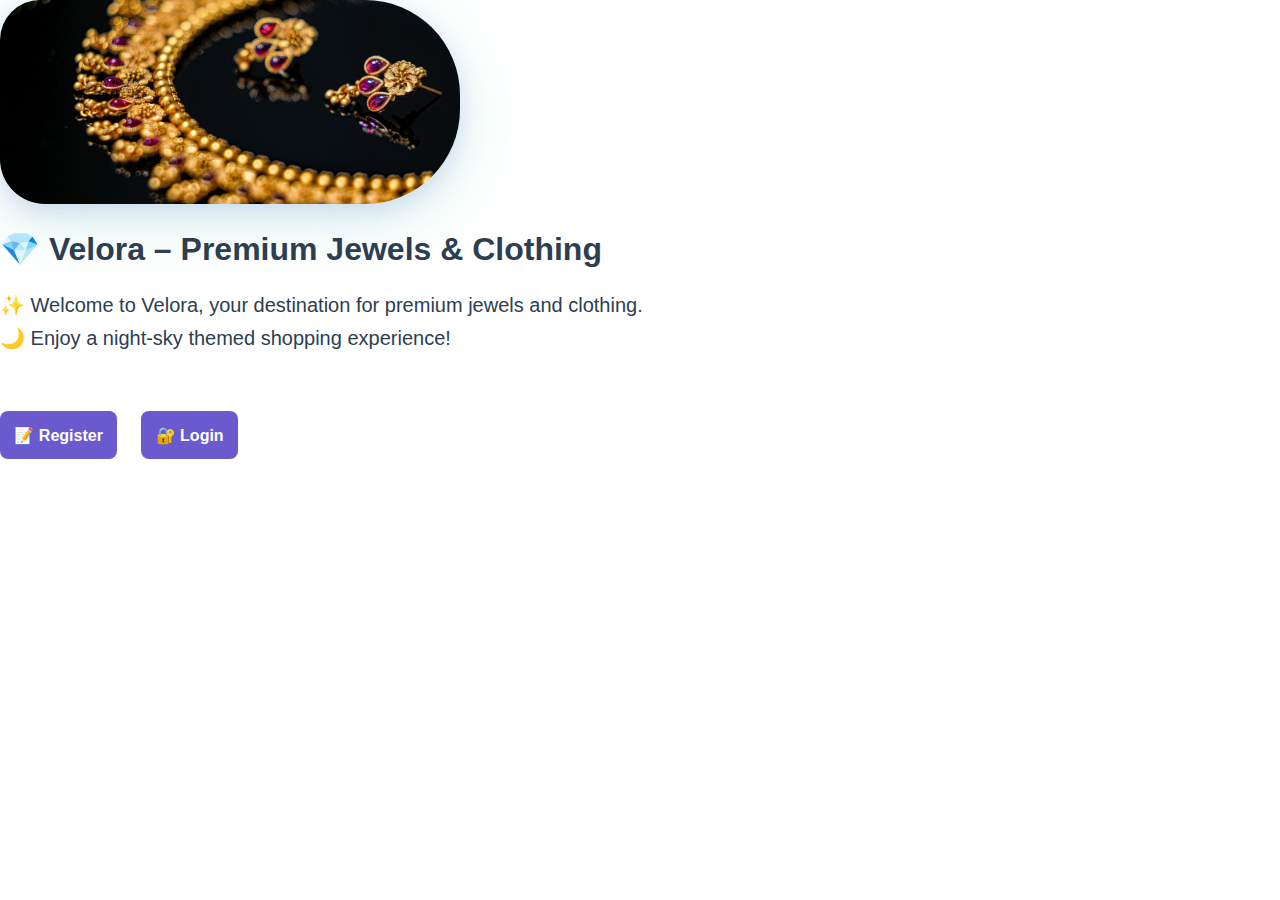
<file: frontend_2/index.html>
<!-- Home / Landing (Register + Login) -->

<!DOCTYPE html>
<html lang="en">
<head>
  <meta charset="UTF-8">
  <title>Velora – Premium Jewels & Clothing</title>
  <link rel="stylesheet" href="styles.css">
</head>
<body>
<main class="text-center">
  <img src="assets/banner.jpeg" alt="Banner" class="hero-image">
  <h1>💎 Velora – Premium Jewels & Clothing</h1>
  <p class="caption">
    ✨ Welcome to Velora, your destination for premium jewels and clothing.<br>
    🌙 Enjoy a night-sky themed shopping experience!
  </p>
  <div class="button-row">
    <a href="register.html"><button>📝 Register</button></a>
    <a href="login.html"><button>🔐 Login</button></a>
  </div>
</main>
</body>
</html>
</file>
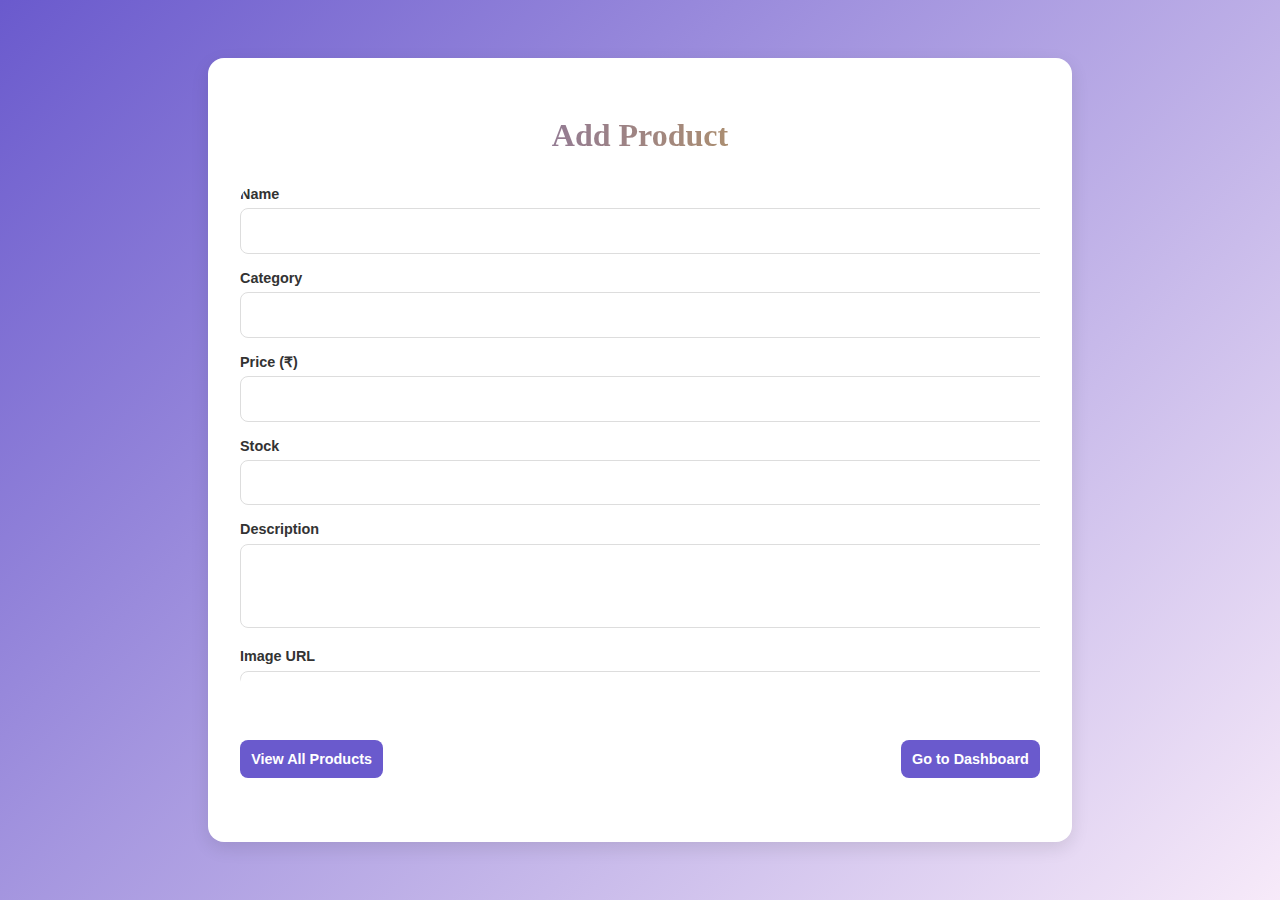
<file: frontend_2/add_product.html>
<!DOCTYPE html>
<html lang="en">
<head>
  <meta charset="UTF-8">
  <title>Velora | Add Product</title>
  <link rel="stylesheet" href="styles.css">
  <style>
  body {
    font-family: 'Segoe UI', Tahoma, Geneva, Verdana, sans-serif;
    background: linear-gradient(135deg, #6A5ACD, #f7eaf9);
    display: flex;
    justify-content: center;
    align-items: center;
    min-height: 100vh;
    margin: 0;
    padding: 0;
  }

  .product-container {
    background: #fff;
    padding: 2rem;
    border-radius: 16px;
    box-shadow: 0 6px 18px rgba(0, 0, 0, 0.1);
    width: 800px;           /* Increased width */
    max-height: 80vh;       /* Limit height */
    display: flex;
    flex-direction: column;
    gap: 1rem;
    text-align: center;
  }

  .product-container h2 {
    margin-bottom: 1rem;
    font-family: var(--font-primary);
    font-size: 2em;
    background: linear-gradient(90deg, var(--primary), var(--gold));
    -webkit-background-clip: text;
    -webkit-text-fill-color: transparent;
  }

  /* Scrollable form wrapper with rounded corners */
  .form-scroll {
    max-height: 60vh;
    overflow-y: auto;
    padding-right: 10px;
    border-radius: 16px;
  }

  /* Hide scrollbar visually */
  .form-scroll::-webkit-scrollbar { width: 0px; background: transparent; }
  .form-scroll { -ms-overflow-style: none; scrollbar-width: none; }

  .form-group {
    margin-bottom: 1rem;
    text-align: left;
  }

  label {
    font-size: 0.9rem;
    color: #333;
    display: block;
    margin-bottom: 0.4rem;
  }

  input, textarea {
    width: 100%;
    padding: 0.8rem;
    border: 1px solid #ddd;
    border-radius: 8px;
    font-size: 1rem;
    outline: none;
    transition: 0.2s;
  }

  input:focus, textarea:focus {
    border-color: var(--primary);
    box-shadow: 0 0 5px rgba(106, 90, 205, 0.2);
  }

  button {
    width: 100%;
    padding: 0.9rem;
    background: var(--primary);
    border: none;
    color: white;
    font-size: 1rem;
    font-weight: bold;
    border-radius: 8px;
    cursor: pointer;
    margin-top: 1rem;
    transition: 0.2s;
  }

  button:hover {
    background: var(--accent);
    color: var(--gold);
  }

  .back-links {
    margin-top: 1rem;
    display: flex;
    justify-content: space-between;
    gap: 0.5rem;
  }

  .back-links a button {
    width: 100%;
    padding: 0.7rem;
    font-size: 0.9rem;
  }

  .message {
    margin-top: 1rem;
    font-size: 0.9rem;
  }

  .success { color: #16a085; }
  .error { color: #c0392b; }
  </style>
</head>
<body>
  <div class="product-container">
    <h2>Add Product</h2>
    <div class="form-scroll">
      <form id="productForm">
        <div class="form-group">
          <label>Name</label>
          <input type="text" id="name" required>
        </div>
        <div class="form-group">
          <label>Category</label>
          <input type="text" id="category" required>
        </div>
        <div class="form-group">
          <label>Price (₹)</label>
          <input type="number" id="price" min="1" required>
        </div>
        <div class="form-group">
          <label>Stock</label>
          <input type="number" id="stock" min="1" required>
        </div>
        <div class="form-group">
          <label>Description</label>
          <textarea id="description" rows="3" required></textarea>
        </div>
        <div class="form-group">
          <label>Image URL</label>
          <input type="text" id="image_url">
        </div>
        <button type="submit">Add Product</button>
      </form>
    </div>

    <div class="back-links">
      <a href="allproducts.html"><button type="button">View All Products</button></a>
      <a href="admin.html"><button type="button">Go to Dashboard</button></a>
    </div>

    <div id="responseMsg" class="message"></div>
  </div>

  <script>
    const form = document.getElementById("productForm");
    const responseMsg = document.getElementById("responseMsg");

    form.addEventListener("submit", async (e) => {
      e.preventDefault();

      const payload = {
        name: document.getElementById("name").value,
        category: document.getElementById("category").value,
        price: parseFloat(document.getElementById("price").value),
        stock: parseInt(document.getElementById("stock").value),
        description: document.getElementById("description").value,
        image_url: document.getElementById("image_url").value
      };

      try {
        const resp = await fetch("http://localhost:8000/admin/addproduct", {
          method: "POST",
          headers: { 
            "Content-Type": "application/json",
            "Authorization": `Bearer ${localStorage.getItem("token") || ""}`
          },
          body: JSON.stringify(payload)
        });

        const data = await resp.json();
        if (resp.ok) {
          responseMsg.innerHTML = `<div class="success">✅ Product added successfully!</div>`;
          form.reset();
        } else {
          responseMsg.innerHTML = `<div class="error">❌ ${data.error || "Failed to add product."}</div>`;
        }
      } catch (err) {
        responseMsg.innerHTML = `<div class="error">⚠️ Error connecting to backend.</div>`;
      }
    });
  </script>
</body>
</html>
</file>
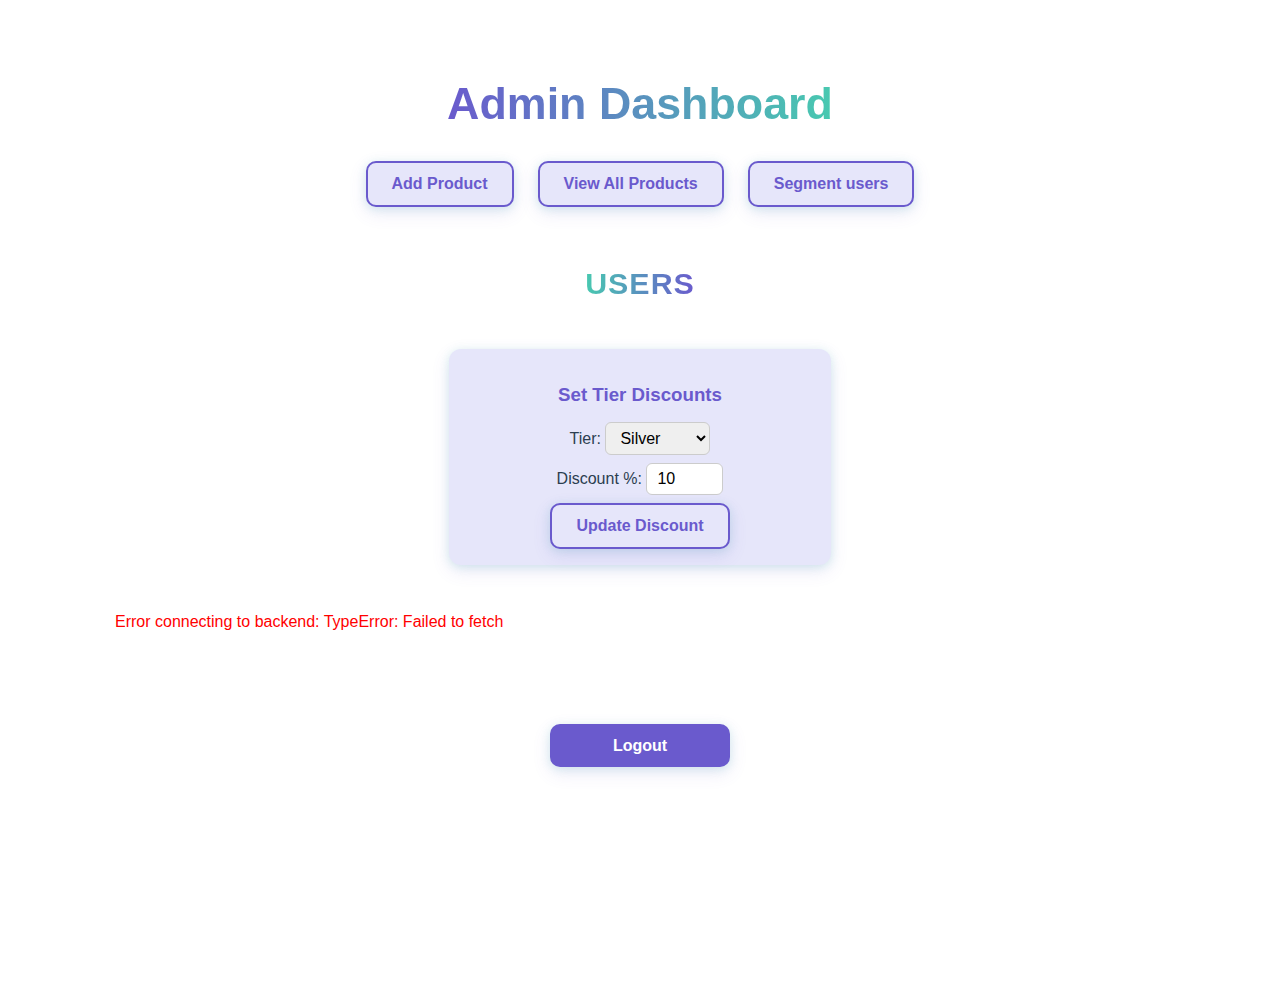
<file: frontend_2/admin.html>
<!DOCTYPE html>
<html lang="en">
<head>
  <meta charset="UTF-8">
  <meta name="viewport" content="width=device-width, initial-scale=1.0">
  <title>Velora | Admin Dashboard</title>
  <style>
    :root {
      --background: #FFFFFF;
      --primary: #6A5ACD;       /* Lavender Indigo */
      --secondary: #E6E6FA;     /* Lavender Mist */
      --accent: #48C9B0;        /* Aquamarine */
      --text: #2C3E50;          /* Deep Navy */
      --border-radius: 24px;
      --shadow: 0 6px 18px #6a5acd23, 0 2px 10px #48c9b032;
      --font: 'Montserrat', 'Segoe UI', Arial, sans-serif;
    }
    body { min-height: 100vh; font-family: var(--font); background: var(--background); color: var(--text); margin: 0; padding: 0; overflow-x: hidden; }
    .admin-container { min-height: 100vh; display: flex; flex-direction: column; align-items: center; padding: 3rem 2vw; background: var(--background); font-family: var(--font); }
    h1 { font-family: var(--font); font-size: 2.8em; background: linear-gradient(90deg, var(--primary), var(--accent)); -webkit-background-clip: text; -webkit-text-fill-color: transparent; margin-bottom: 2rem; text-align: center; }
    h2 {
      font-size: 1.9em;
      font-weight: 800;
      text-align: center;
      margin-bottom: 1rem;
      background: linear-gradient(90deg, var(--accent), var(--primary));
      -webkit-background-clip: text;
      -webkit-text-fill-color: transparent;
      letter-spacing: 1px;
      text-transform: uppercase;
    }

    .admin-actions { display: flex; gap: 1.5rem; margin-bottom: 2.1rem; flex-wrap: wrap; justify-content: center; }
    .admin-btn { padding: 0.76rem 1.5rem; border: none; border-radius: 10px; font-family: var(--font); font-weight: 700; font-size: 1rem; cursor: pointer; transition: 0.18s; box-shadow: var(--shadow); outline: none; }
    .admin-btn.light { background: var(--secondary); color: var(--primary); border: 2px solid var(--primary); }
    .admin-btn.light:hover { background: var(--accent); color: #fff; border: 2px solid var(--accent); }
    .admin-btn.dark, .logout-btn { background: var(--primary); color: #fff; border: none; width: 180px; margin: 42px auto 0 auto; display: block; }
    .admin-btn.dark:hover, .logout-btn:hover { background: var(--accent); color: #fff; }
    .discount-config {
      margin: 2rem auto;
      text-align: center;
      padding: 1rem;
      background: var(--secondary);
      border-radius: 12px;
      width: 350px;
      box-shadow: var(--shadow);
    }
    .discount-config h3 {
      margin-bottom: 1rem;
      color: var(--primary);
    }
    .discount-config label {
      display: block;
      margin: 0.5rem 0;
    }
    .discount-config input, .discount-config select {
      padding: 6px 10px;
      font-size: 1rem;
      border-radius: 6px;
      border: 1px solid #ccc;
    }

    .table-wrapper { width: 100%; display: flex; justify-content: center; margin-bottom: 2.2rem; }
    #usersContainer { width: 100%; max-width: 1050px; }
    table { 
      width: 100%; 
      border-collapse: collapse; 
      margin: 0 auto 1.2em auto; 
      background: #fff; 
      border-radius: 0;              
      overflow: hidden; 
      box-shadow: var(--shadow); 
      font-family: var(--font); 
      font-size: 1.08rem; 
      color: var(--text); 
      border: 1px solid #ddd;      
    }
    th, td { padding: 14px 18px; text-align: left; border-bottom: 1px solid #ddd; }
    th { background: var(--primary); color: #fff; font-weight: 600; }
    tr:nth-child(even) { background: var(--secondary); }
    tr:hover { background: #f8f8fb; }
    @media (max-width: 1050px) { .table-wrapper, #usersContainer, table { max-width: 97vw; font-size: 0.97em; } }
    @media (max-width: 700px) { th, td { font-size: 0.91em; padding: 9px 8px; } .admin-actions { flex-direction: column; } }
  </style>
</head>
<body>
  <div class="admin-container">
    <h1>Admin Dashboard</h1>
    <div class="admin-actions">
      <button class="admin-btn light" id="addProductBtn">Add Product</button>
      <button class="admin-btn light" id="viewProductsBtn">View All Products</button>
      <button class="admin-btn light" id="segmentUsersBtn">Segment users</button>
    </div>
    <h2>Users</h2>
    <div class="discount-config">
    <h3>Set Tier Discounts</h3>
    <label>Tier:
      <select id="tierSelect">
        <option value="Silver">Silver</option>
        <option value="Gold">Gold</option>
        <option value="Platinum">Platinum</option>
      </select>
    </label>
    <label>Discount %:
      <input type="number" id="discountInput" min="1" max="90" value="10">
    </label>
    <button class="admin-btn light" onclick="updateTierDiscount()">Update Discount</button>
  </div>

    <div class="table-wrapper">
      <div id="usersContainer">Loading users...</div>
    </div>
    <button class="admin-btn dark logout-btn" id="logoutBtn">Logout</button>
  </div>

  <script>
  const usersContainer = document.getElementById("usersContainer");

  async function fetchUsers() {
    try {
      const resp = await fetch("http://localhost:8000/admin/allusers", {
        headers: { "Authorization": `Bearer ${localStorage.getItem("token") || ""}` }
      });
      const data = await resp.json();
      if (resp.status === 200) {
        if (data.length === 0) {
          usersContainer.innerHTML = "<p>No users found.</p>";
          return;
        }

        let tableHTML = `<table>
          <thead>
            <tr>
              <th>ID</th>
              <th>Username</th>
              <th>Email</th>
              <th>Sentiment</th>
              <th>Tier</th>
              <th>Actions</th>
            </tr>
          </thead>
          <tbody>`;

        data.forEach(user => {
          tableHTML += `<tr>
                          <td>${user.id || "-"}</td>
                          <td>${user.username}</td>
                          <td>${user.email}</td>
                          <td>${user.sentiment || "-"}</td>
                          <td>${user.tier || "-"}</td>
                          <td>
                            <button class="admin-btn small" onclick="viewUserSales(${user.id})">
                              View Sales
                            </button>
                          </td>
                        </tr>`;
        });

        tableHTML += "</tbody></table>";
        usersContainer.innerHTML = tableHTML;
      } else {
        usersContainer.innerHTML = `<p style="color:red;">${data.error || "Failed to fetch users."}</p>`;
      }
    } catch (err) {
      usersContainer.innerHTML = `<p style="color:red;">Error connecting to backend: ${err}</p>`;
    }
  }

  async function updateTierDiscount() {
    const tier = document.getElementById("tierSelect").value;
    const discount_percentage = parseInt(document.getElementById("discountInput").value);

    if (discount_percentage < 1 || discount_percentage > 90) {
      alert("Discount Percentage must be between 1% and 90%");
      return;
    }

    try {
      const resp = await fetch("http://localhost:8000/admin/update-tier-discount", {
        method: "POST",
        headers: {
          "Content-Type": "application/json",
          "Authorization": `Bearer ${localStorage.getItem("token") || ""}`
        },
        body: JSON.stringify({ tier, discount_percentage })
      });

      const result = await resp.json();
      alert(result.msg);
    } catch (err) {
      alert("Error updating discount.");
    }
  }

  async function segmentCustomers() {
    try {
      const resp = await fetch("http://localhost:8000/admin/segment-customers", {
        method: "POST",
        headers: { "Authorization": `Bearer ${localStorage.getItem("token") || ""}` }
      });
      const result = await resp.json();
      alert(result.msg);

      // ✅ Refresh the users table after segmentation
      await fetchUsers();

    } catch (err) {
      alert("Error segmenting customers.");
    }
  }

  function viewUserSales(userId) {
    localStorage.setItem("selected_user", userId);
    window.location.href = "user_detailed.html";
  }

  // Initial fetch
  fetchUsers();

  // Button event listeners
  document.getElementById("addProductBtn").addEventListener("click", () => {
    window.location.href = "add_product.html";
  });

  document.getElementById("viewProductsBtn").addEventListener("click", () => {
    window.location.href = "all_products.html";
  });

  document.getElementById("segmentUsersBtn").addEventListener("click", () => {
    segmentCustomers(); // ✅ Now segments + refreshes table
  });

  document.getElementById("logoutBtn").addEventListener("click", () => {
    localStorage.clear();
    window.location.href = "index.html";
  });
</script>

</body>
</html>
</file>
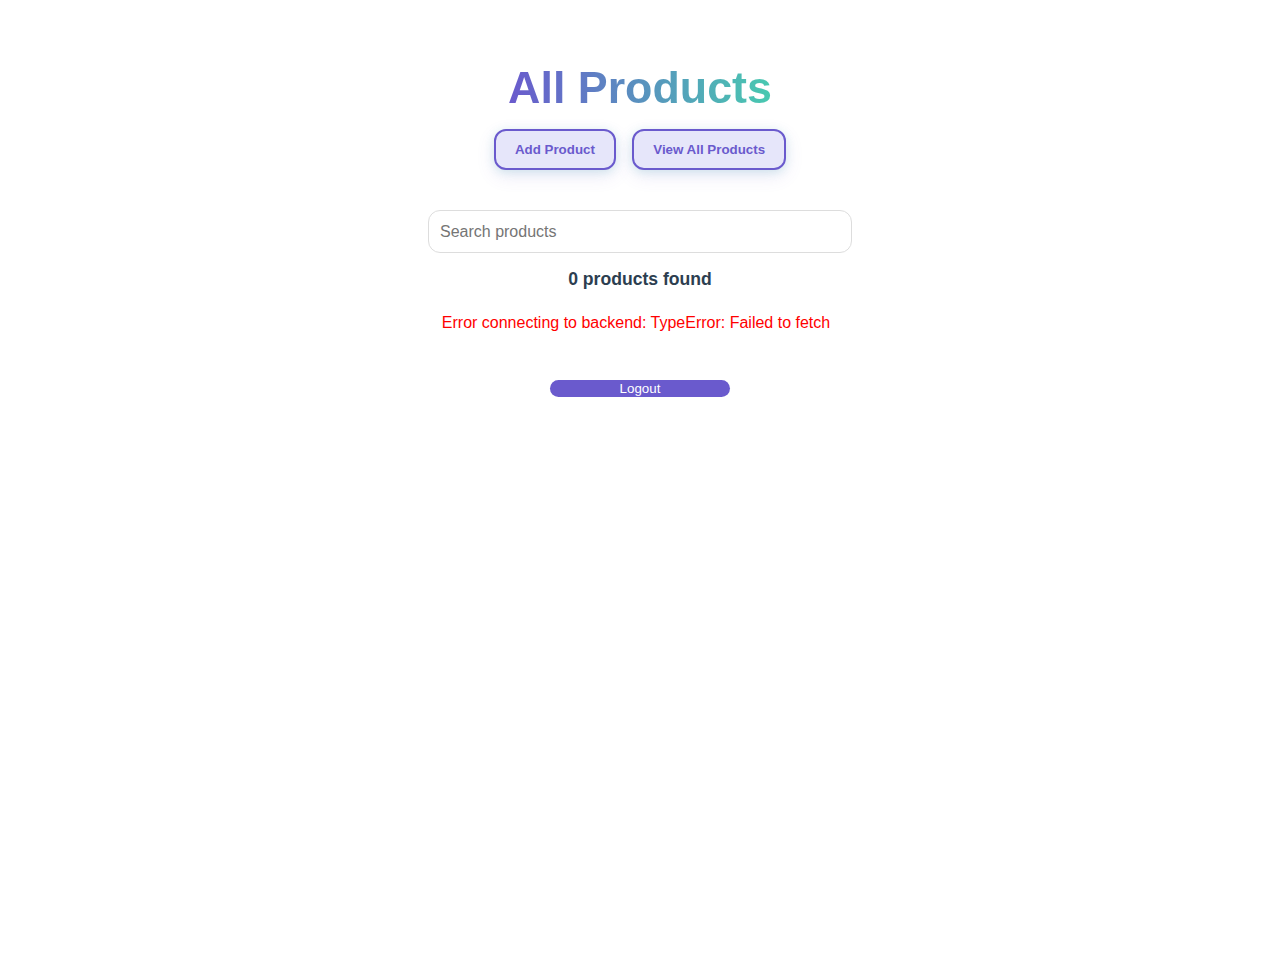
<file: frontend_2/all_products.html>
<!DOCTYPE html>
<html lang="en">
<head>
  <meta charset="UTF-8">
  <meta name="viewport" content="width=device-width, initial-scale=1.0">
  <title>Velora | All Products</title>
  <style>
    :root {
      --background: #FFFFFF;
      --primary: #6A5ACD;       
      --secondary: #E6E6FA;     
      --accent: #48C9B0;        
      --text: #2C3E50;          
      --border-radius: 24px;
      --shadow: 0 6px 18px #6a5acd23, 0 2px 10px #48c9b032;
      --font: 'Montserrat', 'Segoe UI', Arial, sans-serif;
    }

    body {
      min-height: 100vh;
      font-family: var(--font);
      background: var(--background);
      color: var(--text);
      margin: 0;
      padding: 0;
      overflow-x: hidden;
    }

    .admin-container {
      min-height: 100vh;
      display: flex;
      flex-direction: column;
      align-items: center;
      padding: 2rem;
      background: var(--background);
    }

    h1, h2 {
      text-align: center;
      font-family: var(--font);
    }

    h1 {
      font-size: 2.8em;
      background: linear-gradient(90deg, var(--primary), var(--accent));
      -webkit-background-clip: text;
      -webkit-text-fill-color: transparent;
      margin-bottom: 1rem;
    }

    .admin-actions {
      display: flex;
      gap: 1rem;
      margin-bottom: 1.5rem;
      flex-wrap: wrap;
      justify-content: center;
    }

    .admin-btn {
      padding: 0.7rem 1.2rem;
      border: none;
      border-radius: 12px;
      font-weight: 700;
      cursor: pointer;
      transition: 0.18s;
      box-shadow: var(--shadow);
    }

    .admin-btn.light {
      background: var(--secondary);
      color: var(--primary);
      border: 2px solid var(--primary);
    }

    .admin-btn.light:hover {
      background: var(--accent);
      color: #fff;
      border: 2px solid var(--accent);
    }

    .logout-btn {
      background: var(--primary);
      color: #fff;
      border: none;
      margin-top: 2rem;
      width: 180px;
      border-radius: 12px;
    }

    .logout-btn:hover {
      background: var(--accent);
    }

    /* Search box */
    .search-box {
      margin: 1rem 0;
      width: 100%;
      max-width: 400px;
      padding: 0.7rem;
      font-size: 1rem;
      border-radius: 12px;
      border: 1px solid #ddd;
      outline: none;
    }

    .search-box:focus {
      border-color: var(--primary);
      box-shadow: 0 0 5px rgba(106, 90, 205, 0.2);
    }

    /* Product list container */
    .product-list {
      display: flex;
      flex-wrap: wrap;
      justify-content: center;
      gap: 1.5rem;
      width: 100%;
      max-width: 1200px;
      max-height: 70vh;       /* Scrollable area */
      overflow-y: auto;
      padding-right: 8px;     /* prevent content hiding behind scrollbar */
    }

    /* Hide scrollbar but still scrollable */
    .product-list::-webkit-scrollbar {
      width: 0px;
      background: transparent;
    }
    .product-list {
      -ms-overflow-style: none;
      scrollbar-width: none;
    }

    .product-card {
      background: var(--primary);
      color: #fff;
      border-radius: 24px;
      padding: 1rem;
      width: 250px;
      display: flex;
      flex-direction: column;
      align-items: center;
      box-shadow: var(--shadow);
      transition: transform 0.2s ease;
    }

    .product-card:hover {
      transform: scale(1.05);
    }

    .product-card img {
      width: 80px;      /* Thumbnail like Streamlit */
      height: auto;
      border-radius: 12px;
      margin-bottom: 1rem;
    }

    .product-info {
      text-align: center;
    }

    .product-info b {
      display: block;
      margin-bottom: 0.3rem;
      font-size: 1.1rem;
    }

    .product-info div {
      font-size: 0.9rem;
      margin-top: 0.3rem;
      line-height: 1.3;
    }

    #productCount {
      margin-bottom: 0.5rem;
      font-weight: bold;
      font-size: 1.1rem;
      text-align: center;
    }

    @media (max-width: 700px) {
      .product-card {
        width: 90%;
      }
    }
  </style>
</head>
<body>
  <div class="admin-container">
    <h1>All Products</h1>
    <div class="admin-actions">
      <button class="admin-btn light" id="addProductBtn">Add Product</button>
      <button class="admin-btn light" id="viewProductsBtn">View All Products</button>
    </div>

    <input type="text" placeholder="Search products" class="search-box" id="searchInput">
    <div id="productCount">0 products found</div>

    <div class="product-list" id="productList"></div>

    <button class="logout-btn" id="logoutBtn">Logout</button>
  </div>

  <script>
    const productList = document.getElementById("productList");
    const searchInput = document.getElementById("searchInput");
    const productCount = document.getElementById("productCount");
    let allProducts = [];

    async function fetchProducts() {
      try {
        const resp = await fetch("http://localhost:8000/products");
        const data = await resp.json();
        if (resp.ok) {
          allProducts = data;
          renderProducts(data);
        } else {
          productList.innerHTML = `<p style="color:red;">${data.error || "Failed to load products."}</p>`;
        }
      } catch (err) {
        productList.innerHTML = `<p style="color:red;">Error connecting to backend: ${err}</p>`;
      }
    }

    function renderProducts(products) {
      productList.innerHTML = '';
      productCount.textContent = `${products.length} products found`;
      products.forEach(product => {
        const card = document.createElement('div');
        card.className = 'product-card';
        card.innerHTML = `
          <img src="${product.image_url || 'assets/sample_product.jpg'}" alt="${product.name}">
          <div class="product-info">
            <b>${product.name}</b> (${product.category}) ₹${product.price}
            <div>${product.description}</div>
          </div>
        `;
        productList.appendChild(card);
      });
    }

    // Search filter
    searchInput.addEventListener('input', () => {
      const filter = searchInput.value.toLowerCase();
      const filtered = allProducts.filter(p =>
        (p.name || '').toLowerCase().includes(filter) ||
        (p.category || '').toLowerCase().includes(filter) ||
        (p.description || '').toLowerCase().includes(filter)
      );
      renderProducts(filtered);
    });

    fetchProducts();

    document.getElementById("addProductBtn").addEventListener("click", () => {
      window.location.href = "add_product.html";
    });
    document.getElementById("viewProductsBtn").addEventListener("click", () => {
      window.location.href = "all_products.html";
    });
    document.getElementById("logoutBtn").addEventListener("click", () => {
      localStorage.clear();
      window.location.href = "index.html";
    });
  </script>
</body>
</html>
</file>
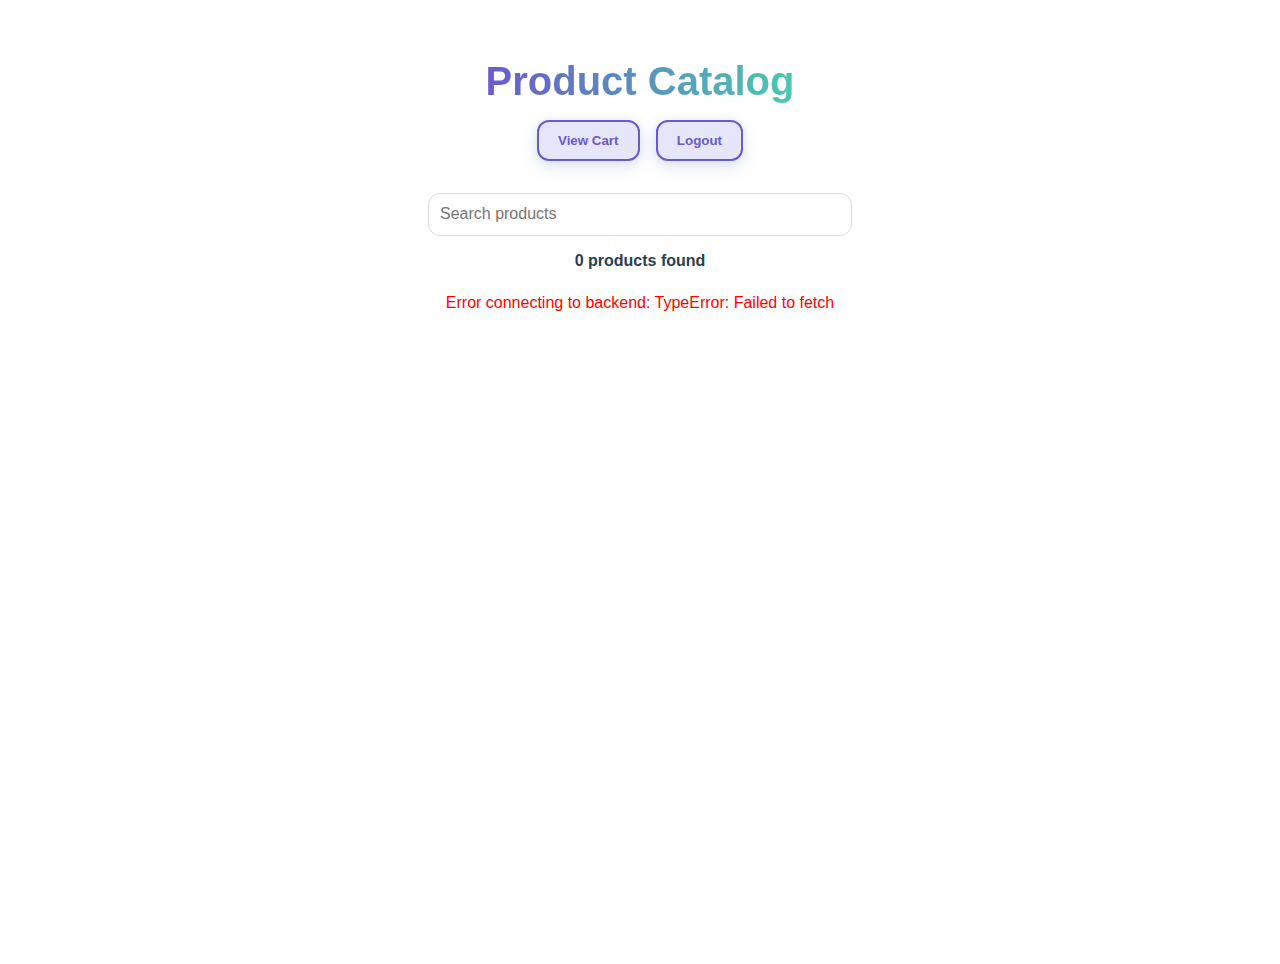
<file: frontend_2/catalog.html>
<!DOCTYPE html>
<html lang="en">
<head>
  <meta charset="UTF-8">
  <meta name="viewport" content="width=device-width, initial-scale=1.0">
  <title>Velora | Product Catalog</title>
  <style>
    :root {
      --background: #FFFFFF;
      --primary: #6A5ACD;
      --secondary: #E6E6FA;
      --accent: #48C9B0;
      --text: #2C3E50;
      --border-radius: 24px;
      --shadow: 0 6px 18px #6a5acd23, 0 2px 10px #48c9b032;
      --font: 'Montserrat', 'Segoe UI', Arial, sans-serif;
    }

    body {
      min-height: 100vh;
      font-family: var(--font);
      background: var(--background);
      color: var(--text);
      margin: 0;
      padding: 0;
      overflow-x: hidden;
    }

    .container {
      min-height: 100vh;
      display: flex;
      flex-direction: column;
      align-items: center;
      padding: 2rem;
    }

    h1 {
      font-size: 2.5em;
      text-align: center;
      margin-bottom: 1rem;
      background: linear-gradient(90deg, var(--primary), var(--accent));
      -webkit-background-clip: text;
      -webkit-text-fill-color: transparent;
    }

    .top-actions {
      display: flex;
      gap: 1rem;
      margin-bottom: 1rem;
      flex-wrap: wrap;
      justify-content: center;
    }

    .btn {
      padding: 0.7rem 1.2rem;
      border: none;
      border-radius: 12px;
      font-weight: 700;
      cursor: pointer;
      box-shadow: var(--shadow);
      transition: 0.2s;
    }

    .btn.light {
      background: var(--secondary);
      color: var(--primary);
      border: 2px solid var(--primary);
    }
    .btn.light:hover {
      background: var(--accent);
      color: #fff;
      border: 2px solid var(--accent);
    }

    .btn.primary {
      background: var(--primary);
      color: #fff;
    }
    .btn.primary:hover {
      background: var(--accent);
    }

    .search-box {
      margin: 1rem 0;
      width: 100%;
      max-width: 400px;
      padding: 0.7rem;
      font-size: 1rem;
      border-radius: 12px;
      border: 1px solid #ddd;
      outline: none;
    }

    .search-box:focus {
      border-color: var(--primary);
      box-shadow: 0 0 5px rgba(106, 90, 205, 0.2);
    }

    #productCount {
      font-weight: bold;
      margin-bottom: 0.5rem;
      text-align: center;
    }

    .product-list {
      display: flex;
      flex-wrap: wrap;
      justify-content: center;
      gap: 1rem;
      width: 100%;
      max-width: 1200px;
    }

    .product-card {
      background: var(--primary);
      color: #fff;
      border-radius: 24px;
      padding: 1rem;
      width: 250px;
      display: flex;
      flex-direction: column;
      align-items: center;
      box-shadow: var(--shadow);
      transition: transform 0.2s ease;
    }

    .product-card:hover {
      transform: scale(1.05);
    }

    .product-card img {
      width: 80px;
      height: auto;
      border-radius: 12px;
      margin-bottom: 1rem;
    }

    .product-info {
      text-align: center;
      margin-bottom: 0.5rem;
    }

    .product-info b {
      display: block;
      margin-bottom: 0.3rem;
      font-size: 1.1rem;
    }

    .product-info div {
      font-size: 0.9rem;
      line-height: 1.3;
    }

    .product-actions {
      display: flex;
      gap: 0.5rem;
      flex-direction: column;
      width: 100%;
      align-items: center;
    }

    .product-actions input[type="number"] {
      width: 80px;
      padding: 0.3rem;
      border-radius: 8px;
      border: none;
      margin-bottom: 0.3rem;
    }

    @media (max-width: 700px) {
      .product-card {
        width: 90%;
      }
    }
  </style>
</head>
<body>
  <div class="container">
    <h1>Product Catalog</h1>

    <div class="top-actions">
      <button class="btn light" id="viewCartBtn">View Cart</button>
      <button class="btn light" id="logoutBtn">Logout</button>
    </div>

    <input type="text" placeholder="Search products" class="search-box" id="searchInput">
    <div id="productCount">0 products found</div>
    <div class="product-list" id="productList"></div>
  </div>

  <script>
  const productList = document.getElementById("productList");
  const searchInput = document.getElementById("searchInput");
  const productCount = document.getElementById("productCount");
  let allProducts = [];
  let userDiscount = 0; // global variable

  async function fetchUserDiscount() {
    const token = localStorage.getItem('token') || '';
    if (!token) return;

    try {
      const resp = await fetch('http://localhost:8000/users/me', {
        headers: { 'Authorization': `Bearer ${token}` }
      });
      if (!resp.ok) return;
      const user = await resp.json();
      userDiscount = Number(user.discount_percentage || 0);
    } catch (e) {
      console.log("Error fetching user info:", e);
    }
  }

  async function fetchProducts() {
    try {
      const resp = await fetch("http://localhost:8000/products/");
      const data = await resp.json();
      if (resp.ok) {
        allProducts = data;
        renderProducts(data);
      } else {
        productList.innerHTML = `<p style="color:red;">${data.error || "Failed to load products."}</p>`;
      }
    } catch (err) {
      productList.innerHTML = `<p style="color:red;">Error connecting to backend: ${err}</p>`;
    }
  }

  function renderProducts(products) {
    productList.innerHTML = '';
    productCount.textContent = `${products.length} products found`;
    if (products.length === 0) {
      productList.innerHTML = '<p style="text-align:center;">No products found.</p>';
      return;
    }

    products.forEach(product => {
      const discountedPrice = Number(product.price) * (1 - userDiscount / 100);
      const card = document.createElement('div');
      card.className = 'product-card';
      card.innerHTML = `
        <img src="${product.image_url || 'assets/sample_product.jpg'}" alt="${product.name}">
        <div class="product-info">
          <b>${product.name}</b> (${product.category})
          <div>
            <span style="text-decoration: line-through;">₹${Number(product.price).toFixed(2)}</span>
            <span style="color:#48C9B0; font-weight:bold;"> ₹${discountedPrice.toFixed(2)}</span>
            ${userDiscount > 0 ? `<span style="color:#6A5ACD;">(${userDiscount}% OFF!)</span>` : ''}
          </div>
          <div>${product.description}</div>
        </div>
        <div class="product-actions">
          <button class="btn light" onclick="viewProduct(${product.id})">View</button>
          <div>
            <input type="number" min="1" max="${product.stock}" value="1" id="qty_${product.id}">
            <button class="btn light" onclick="addToCart(${product.id})">Add to Cart</button>
          </div>
        </div>
      `;
      productList.appendChild(card);
    });
  }

  async function searchProducts(query) {
    if (!query) {
      renderProducts(allProducts);
      return;
    }
    try {
      const resp = await fetch("http://localhost:8000/search/smart", {
        method: 'POST',
        headers: {'Content-Type': 'application/json'},
        body: JSON.stringify({query})
      });
      const data = await resp.json();
      if (resp.ok) renderProducts(data);
      else renderProducts([]);
    } catch (err) {
      console.error(err);
      renderProducts([]);
    }
  }

  searchInput.addEventListener('input', () => {
    const query = searchInput.value.toLowerCase();
    searchProducts(query);
  });

  function viewProduct(id) {
    localStorage.setItem('selected_product_id', id);
    window.location.href = 'product.html';
  }

  async function addToCart(id) {
    const qtyInput = document.getElementById(`qty_${id}`);
    const qty = parseInt(qtyInput.value) || 1;
    // Find the product in allProducts
    const product = allProducts.find(p => p.id === id);
    if (!product) return alert('Product not found.');

    const discountedPrice = Number(product.price) * (1 - userDiscount / 100);

    try {
      const token = localStorage.getItem('token') || '';
      const resp = await fetch('http://localhost:8000/cart/add', {
        method: 'POST',
        headers: {
          'Content-Type': 'application/json',
          'Authorization': token ? `Bearer ${token}` : ''
        },
        body: JSON.stringify({
              product_id: product.id,
              quantity: qty,
              price: discountedPrice.toFixed(2)
            })
      });
      if (resp.ok) alert('Added to cart!');
      else alert('Failed to add to cart.');
    } catch(e) {
      alert('Error connecting to backend.');
    }
  }

  document.getElementById('viewCartBtn').addEventListener('click', () => {
    window.location.href = 'cart.html';
  });

  document.getElementById('logoutBtn').addEventListener('click', () => {
    const feedback = prompt("Enter feedback before logout:");
    if (feedback && feedback.trim() !== "") {
      const user_id = localStorage.getItem('user_id');
      fetch('http://localhost:8000/feedback/', {
        method: 'POST',
        headers: {'Content-Type': 'application/json'},
        body: JSON.stringify({user_id, text: feedback})
      }).finally(() => {
        localStorage.clear();
        window.location.href = 'index.html';
      });
    }
  });

  // Fetch user discount first, then products
  fetchUserDiscount().then(fetchProducts);
</script>

</body>
</html>
</file>
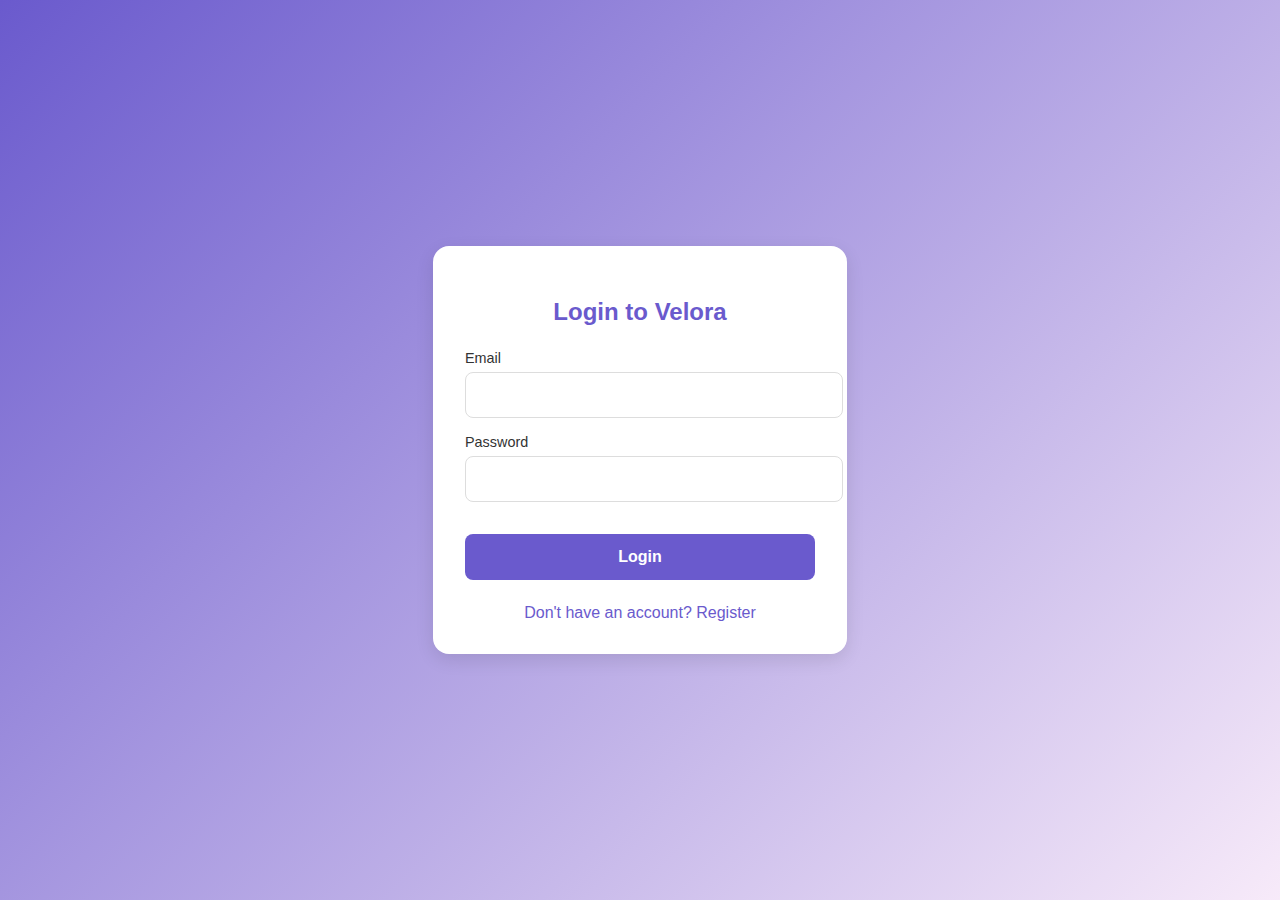
<file: frontend_2/login.html>
<!DOCTYPE html>
<html lang="en">
<head>
  <meta charset="UTF-8" />
  <meta name="viewport" content="width=device-width, initial-scale=1.0" />
  <title>Velora | Login</title>
  <style>
    body {
      font-family: 'Segoe UI', Tahoma, Geneva, Verdana, sans-serif;
      background: linear-gradient(135deg, #6A5ACD, #f7eaf9);
      display: flex;
      justify-content: center;
      align-items: center;
      height: 100vh;
      margin: 0;
    }
    .login-container {
      background: #fff;
      padding: 2rem;
      border-radius: 16px;
      box-shadow: 0 6px 18px rgba(0, 0, 0, 0.1);
      width: 350px;
      text-align: center;
    }
    .login-container h2 {
      margin-bottom: 1.5rem;
      color: #6A5ACD;
    }
    .form-group {
      margin-bottom: 1rem;
      text-align: left;
    }
    label {
      font-size: 0.9rem;
      color: #333;
      display: block;
      margin-bottom: 0.4rem;
    }
    input {
      width: 100%;
      padding: 0.8rem;
      border: 1px solid #ddd;
      border-radius: 8px;
      font-size: 1rem;
      outline: none;
      transition: 0.2s;
    }
    input:focus {
      border-color: #6A5ACD;
      box-shadow: 0 0 5px rgba(106, 5, 114, 0.2);
    }
    button {
      width: 100%;
      padding: 0.9rem;
      background: #6A5ACD;
      border: none;
      color: white;
      font-size: 1rem;
      font-weight: bold;
      border-radius: 8px;
      cursor: pointer;
      margin-top: 1rem;
      transition: 0.2s;
    }
    button:hover {
      background: #6A5ACD;
    }
    .error {
      margin-top: 1rem;
      color: #b71c1c;
      font-size: 0.9rem;
    }
    .register-link {
      margin-top: 1.5rem;
      display: block;
      color: #6A5ACD;
      font-weight: 500;
      text-decoration: none;
    }
    .register-link:hover {
      text-decoration: underline;
    }
  </style>
</head>
<body>
  <div class="login-container">
    <h2>Login to Velora</h2>
    <form id="loginForm">
      <div class="form-group">
        <label>Email</label>
        <input type="email" id="email" required />
      </div>
      <div class="form-group">
        <label>Password</label>
        <input type="password" id="password" required />
      </div>
      <button type="submit">Login</button>
    </form>
    <div id="errorMsg" class="error"></div>
    <a href="register.html" class="register-link">Don't have an account? Register</a>
  </div>

  <script>
    document.getElementById("loginForm").addEventListener("submit", async function (e) {
      e.preventDefault();
      const email = document.getElementById("email").value;
      const password = document.getElementById("password").value;

      try {
        const resp = await fetch("http://localhost:8000/auth/login", {
          method: "POST",
          headers: { "Content-Type": "application/json" },
          body: JSON.stringify({ email, password }),
        });

        const data = await resp.json();

        if (resp.status === 200) {
          localStorage.setItem("token", data.access_token || data.token);
          localStorage.setItem("role", data.role);

          if (data.role === "admin") {
            window.location.href = "admin.html";
          } else {
            localStorage.setItem("user_id", data.user_id);
            window.location.href = "catalog.html";
          }
        } else {
          document.getElementById("errorMsg").innerText =
            data.error || "Login failed. Please try again.";
        }
      } catch (err) {
        document.getElementById("errorMsg").innerText = "Error connecting to backend.";
      }
    });
  </script>
</body>
</html>
</file>
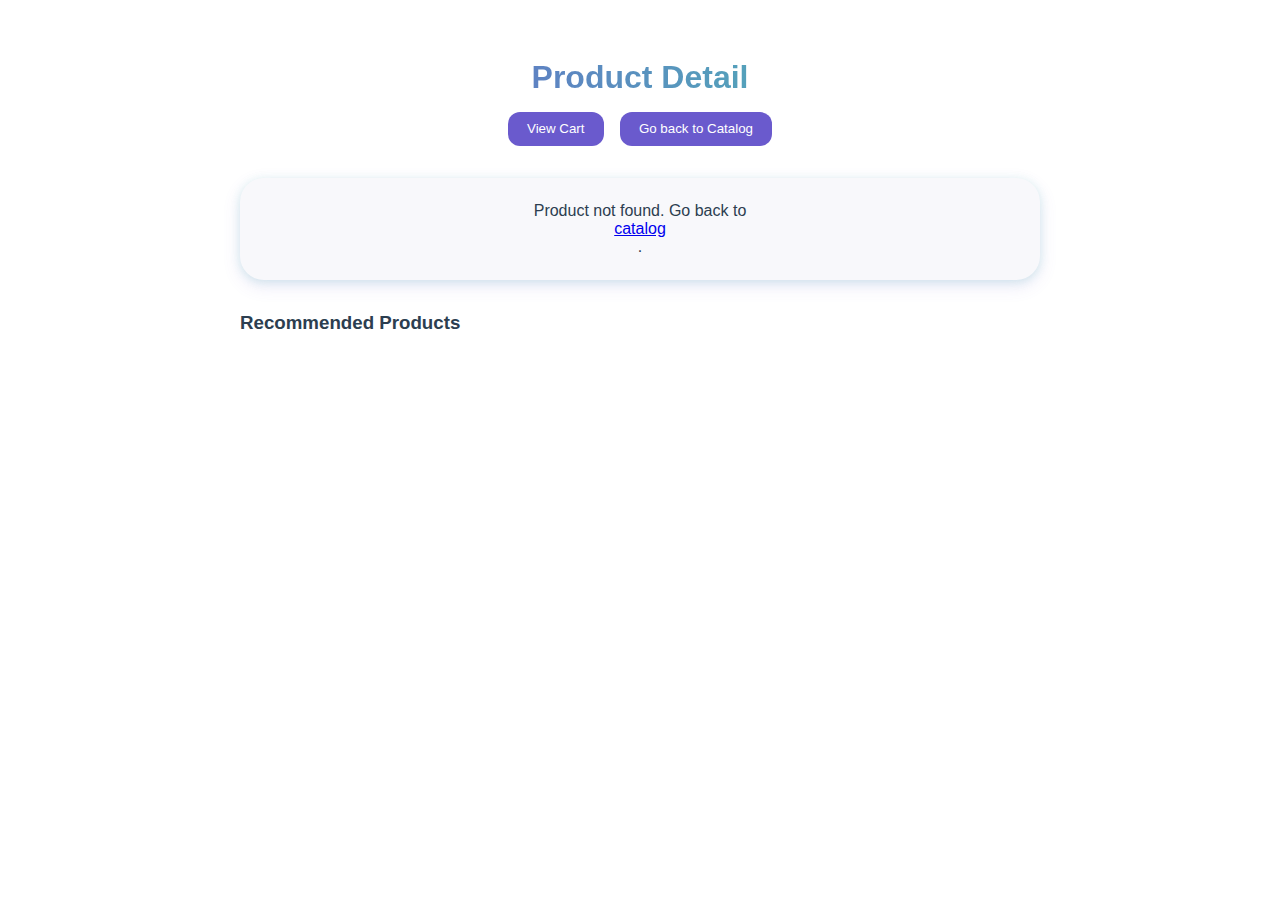
<file: frontend_2/product.html>
<!DOCTYPE html>
<html lang="en">
<head>
  <meta charset="UTF-8">
  <meta name="viewport" content="width=device-width, initial-scale=1.0">
  <title>Product Detail – Velora</title>
  <style>
    body {
      font-family: 'Montserrat', 'Segoe UI', Arial, sans-serif;
      margin: 0;
      padding: 2rem;
      background: #fff;
      color: #2C3E50;
    }
    main {
      max-width: 800px;
      margin: auto;
    }
    h2 {
      font-size: 2rem;
      text-align: center;
      margin-bottom: 1rem;
      background: linear-gradient(90deg, #6A5ACD, #48C9B0);
      -webkit-background-clip: text;
      -webkit-text-fill-color: transparent;
    }
    .button-row {
      display: flex;
      gap: 1rem;
      justify-content: center;
      margin-bottom: 2rem;
    }
    .button-row button {
      padding: 0.6rem 1.2rem;
      border-radius: 12px;
      border: none;
      cursor: pointer;
      background: #6A5ACD;
      color: #fff;
      transition: 0.2s;
    }
    .button-row button:hover {
      background: #48C9B0;
    }
    .product-card {
      display: flex;
      flex-direction: column;
      align-items: center;
      background: #F8F8FB;
      padding: 1.5rem;
      border-radius: 24px;
      box-shadow: 0 6px 18px #6a5acd23, 0 2px 10px #48c9b032;
      margin-bottom: 2rem;
    }
    .product-card img {
      max-width: 200px;
      border-radius: 12px;
      margin-bottom: 1rem;
    }
    .product-info b {
      display: block;
      font-size: 1.3rem;
      margin-bottom: 0.5rem;
    }
    .caption {
      font-weight: bold;
      margin-bottom: 0.5rem;
      color: #6A5ACD;
    }
    .input-row {
      display: flex;
      align-items: center;
      gap: 0.5rem;
      justify-content: center;
      margin-top: 1rem;
    }
    .input-row input[type="number"] {
      width: 60px;
      padding: 0.3rem;
      border-radius: 8px;
      border: 1px solid #ddd;
    }
    .input-row button {
      padding: 0.5rem 1rem;
      border-radius: 12px;
      border: none;
      cursor: pointer;
      background: #48C9B0;
      color: #fff;
      transition: 0.2s;
    }
    .input-row button:hover {
      background: #6A5ACD;
    }
    .recommend-list {
      display: flex;
      gap: 1rem;
      flex-wrap: wrap;
      margin-top: 1rem;
    }
    .recommend-card {
      background: #E6E6FA;
      padding: 1rem;
      border-radius: 12px;
      cursor: pointer;
      flex: 1 1 45%;
      text-align: center;
      transition: transform 0.2s;
    }
    .recommend-card:hover {
      transform: scale(1.05);
      background: #6A5ACD;
      color: #fff;
    }
  </style>
</head>
<body>
<main>
  <h2>Product Detail</h2>

  <div class="button-row">
    <button id="viewCartBtn">View Cart</button>
    <button id="backCatalogBtn">Go back to Catalog</button>
  </div>

  <div class="product-card" id="productCard">
    Loading product...
  </div>

  <h3>Recommended Products</h3>
  <div class="recommend-list" id="recommendList">
    <!-- Dynamic recommended products -->
  </div>
</main>

<script>
  const productCard = document.getElementById('productCard');
  const recommendList = document.getElementById('recommendList');
  const productId = localStorage.getItem('selected_product_id');
  let userDiscount = 0; // global variable

  async function fetchUserDiscount() {
    const token = localStorage.getItem('token') || '';
    if (!token) return;

    try {
      const resp = await fetch('http://localhost:8000/users/me', {
        headers: { 'Authorization': `Bearer ${token}` }
      });
      if (!resp.ok) return;
      const user = await resp.json();
      userDiscount = Number(user.discount_percentage || 0);
    } catch (e) {
      console.log("Error fetching user info:", e);
    }
  }

  async function loadProduct(id) {
    try {
      const resp = await fetch(`http://localhost:8000/products/${id}`);
      if (!resp.ok) throw new Error('Failed to fetch product.');
      const product = await resp.json();

      const discountedPrice = Number(product.price) * (1 - userDiscount / 100);

      productCard.innerHTML = `
        <img src="${product.image_url || 'assets/sample_product.jpg'}" alt="${product.name}">
        <div class="product-info">
          <b>${product.name}</b>
          <div>Category: ${product.category}</div>
          <div class="caption">
            <span style="text-decoration: line-through;">₹${Number(product.price).toFixed(2)}</span>
            <span style="color:#48C9B0; font-weight:bold;"> ₹${discountedPrice.toFixed(2)}</span>
            ${userDiscount > 0 ? `<span style="color:#6A5ACD;">(${userDiscount}% OFF!)</span>` : ''}
          </div>
          <div>Description: ${product.description}</div>
          <div>Stock: ${product.stock}</div>
          <div class="input-row">
            <label for="qtyInput">Qty</label>
            <input type="number" id="qtyInput" min="1" max="${product.stock}" value="1">
            <button id="addToCartBtn">Add to Cart</button>
          </div>
        </div>
      `;

      document.getElementById('addToCartBtn').addEventListener('click', async () => {
        const qty = parseInt(document.getElementById('qtyInput').value);
        const token = localStorage.getItem('token') || '';
        console.log(`ID ${id}, qty ${qty}`);
        try {
          const resp = await fetch('http://localhost:8000/cart/add', {
            method: 'POST',
            headers: {
              'Content-Type': 'application/json',
              'Authorization': token ? `Bearer ${token}` : ''
            },
            body: JSON.stringify({
              product_id: product.id,
              quantity: qty,
              price: discountedPrice.toFixed(2)
            })
          });
          if (resp.ok) alert('Added to cart!');
          else alert('Failed to add to cart.');
        } catch(e) {
          alert('Error connecting to backend.');
        }
      });

      // Recommended products
      try {
        const recResp = await fetch(`http://localhost:8000/products/recommended/${id}`);
        if (recResp.ok) {
          const recProducts = await recResp.json();
          recommendList.innerHTML = recProducts.map(p => `
            <div class="recommend-card" onclick="viewProduct(${p.id})">${p.name}</div>
          `).join('');
        }
      } catch(e) {
        console.log("No recommended products or error fetching them.");
      }

    } catch(e) {
      productCard.innerHTML = `<p style="color:red;">${e.message}</p>`;
    }
  }

  function viewProduct(id) {
    localStorage.setItem('selected_product_id', id);
    window.location.href = 'product.html';
  }

  document.getElementById('backCatalogBtn').addEventListener('click', () => {
    window.location.href = 'catalog.html';
  });

  document.getElementById('viewCartBtn').addEventListener('click', () => {
    window.location.href = 'cart.html';
  });

  if (productId) {
    fetchUserDiscount().then(() => loadProduct(productId));
  } else {
    productCard.innerHTML = 'Product not found. Go back to <a href="catalog.html">catalog</a>.';
  }
</script>
</body>
</html>
</file>
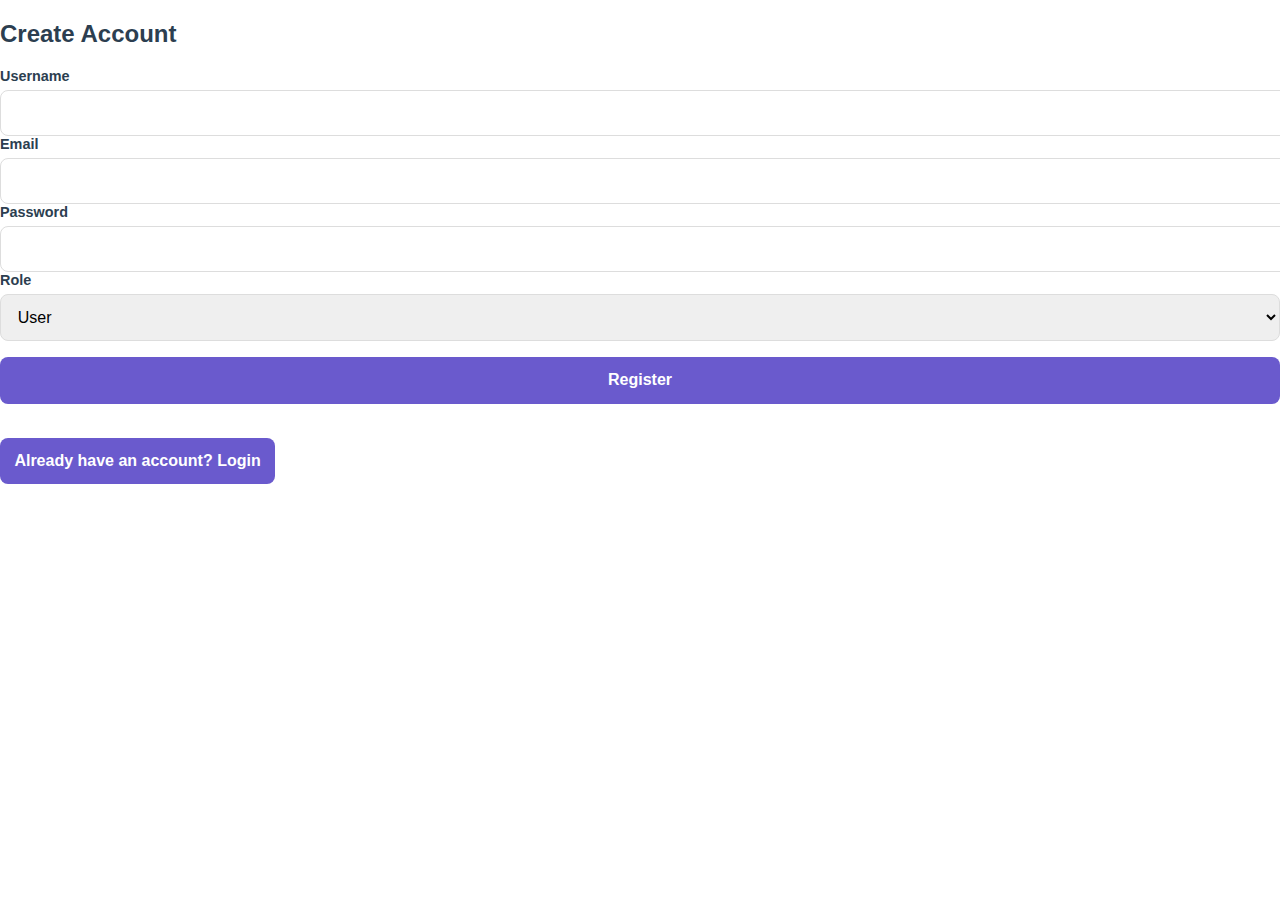
<file: frontend_2/register.html>
<!-- Registration Form -->

<!DOCTYPE html>
<html lang="en">
<head>
  <meta charset="UTF-8">
  <title>Create Account – Velora</title>
  <link rel="stylesheet" href="styles.css">
</head>
<body>
<main>
  <h2>Create Account</h2>
  <form>
    <label>Username</label>
    <input type="text" maxlength="20" name="username" required>
    <label>Email</label>
    <input type="email" maxlength="48" name="email" required>
    <label>Password</label>
    <input type="password" maxlength="24" name="password" required>
    <label>Role</label>
    <select name="role">
      <option value="user">User</option>
      <option value="admin">Admin</option>
    </select>
    <button type="submit">Register</button>
    <div class="button-row">
      <a href="login.html"><button type="button">Already have an account? Login</button></a>
    </div>
  </form>
</main>
</body>
</html>
</file>
<file: frontend_2/styles.css>
:root {
  --background: #ffffff;          /* Pure White */
  --primary: #6A5ACD;             /* Lavender Indigo */
  --secondary: #E6E6FA;           /* Lavender Mist */
  --accent: #48C9B0;              /* Aquamarine */
  --text: #2C3E50;                /* Deep Navy */
  --gold: #D4AF37;                /* Premium Gold Accent */
  --border-radius: 28px;
  --shadow: 0 8px 28px rgba(106, 90, 205, 0.18), 
            0 4px 14px rgba(72, 201, 176, 0.22);
  --font-primary: 'Playfair Display', serif;  
  --font-body: 'Montserrat', 'Segoe UI', sans-serif;
}

/* Body setup */
body {
  min-height: 100vh;
  font-family: var(--font-body);
  background: var(--background);
  color: var(--text);
  margin: 0;
  padding: 0;
  overflow-x: hidden;
}

/* Shared container for forms (login/register) */
.form-container {
  display: flex;
  justify-content: center;
  align-items: center;
  min-height: 100vh;
  background: linear-gradient(135deg, #6A5ACD, #f7eaf9);
}

.card {
  background: #fff;
  padding: 2rem;
  border-radius: var(--border-radius);
  box-shadow: var(--shadow);
  width: 380px;
  text-align: center;
  transition: transform 0.3s ease;
}

.card:hover {
  transform: translateY(-4px);
}

.card h2 {
  margin-bottom: 1.5rem;
  font-family: var(--font-primary);
  font-size: 2em;
  background: linear-gradient(90deg, var(--primary), var(--gold));
  -webkit-background-clip: text;
  -webkit-text-fill-color: transparent;
}

/* Form styling */
.form-group {
  margin-bottom: 1rem;
  text-align: left;
}

label {
  font-size: 0.9rem;
  color: var(--text);
  display: block;
  margin-bottom: 0.4rem;
  font-weight: 600;
}

input, select {
  width: 100%;
  padding: 0.8rem;
  border: 1px solid #ddd;
  border-radius: 8px;
  font-size: 1rem;
  outline: none;
  transition: 0.2s;
}

input:focus, select:focus {
  border-color: var(--primary);
  box-shadow: 0 0 5px rgba(106, 90, 205, 0.2);
}

/* Buttons */
button {
  width: 100%;
  padding: 0.9rem;
  background: var(--primary);
  border: none;
  color: white;
  font-size: 1rem;
  font-weight: bold;
  border-radius: 8px;
  cursor: pointer;
  margin-top: 1rem;
  transition: 0.2s;
}

button:hover {
  background: var(--accent);
  color: var(--gold);
}

/* Links under forms */
.link {
  margin-top: 1.5rem;
  display: block;
  color: var(--primary);
  font-weight: 500;
  text-decoration: none;
}

.link:hover {
  text-decoration: underline;
}

/* Response messages */
.message {
  margin-top: 1rem;
  font-size: 0.9rem;
}

.success {
  color: #16a085;
}

.error {
  color: #c0392b;
}

/* Hero / Landing page */
.fluid-hero {
  display: flex;
  align-items: center;
  justify-content: center;
  min-height: 100vh;
  max-width: 1280px;
  margin: 0 auto;
  gap: 6vw;
  padding: 0 5vw;
  background: var(--background);
}

.fluid-hero-content {
  flex: 1.2;
  display: flex;
  flex-direction: column;
  justify-content: center;
  min-width: 340px;
}

.fluid-hero-content h1 {
  font-size: 3.6em;
  font-weight: 700;
  margin-bottom: 20px;
  color: var(--primary);
  font-family: var(--font-primary);
  background: linear-gradient(90deg, var(--primary), var(--gold));
  -webkit-background-clip: text;
  -webkit-text-fill-color: transparent;
  letter-spacing: 1.5px;
}

.caption {
  font-size: 1.25em;
  margin-bottom: 40px;
  color: var(--text);
  line-height: 1.65;
}

.button-row {
  display: flex;
  gap: 1.5em;
  margin-top: 18px;
}

.button-row a {
  text-decoration: none;
}

.hero-image {
  width: 460px;
  max-width: 36vw;
  height: auto;
  border-radius: 40px 95px 95px 45px;
  box-shadow: 0 16px 64px rgba(72, 201, 176, 0.22), 
              0 8px 24px rgba(106, 90, 205, 0.18);
  background: var(--secondary);
  object-fit: cover;
  transition: transform 0.4s ease;
}

.hero-image:hover {
  transform: scale(1.04) rotate(-1.5deg);
}

/* Responsive */
@media (max-width: 950px) {
  .fluid-hero {
    flex-direction: column;
    min-height: 95vh;
    padding: 0 4vw 40px;
    text-align: center;
    gap: 2rem;
  }
  .fluid-hero-content {
    align-items: center;
    min-width: 0;
  }
  .fluid-hero-content h1 {
    font-size: 2.3em;
    text-align: center;
  }
  .hero-image {
    width: 280px;
    max-width: 82vw;
    margin-top: 24px;
  }
  .button-row { justify-content: center; }
}
</file>
